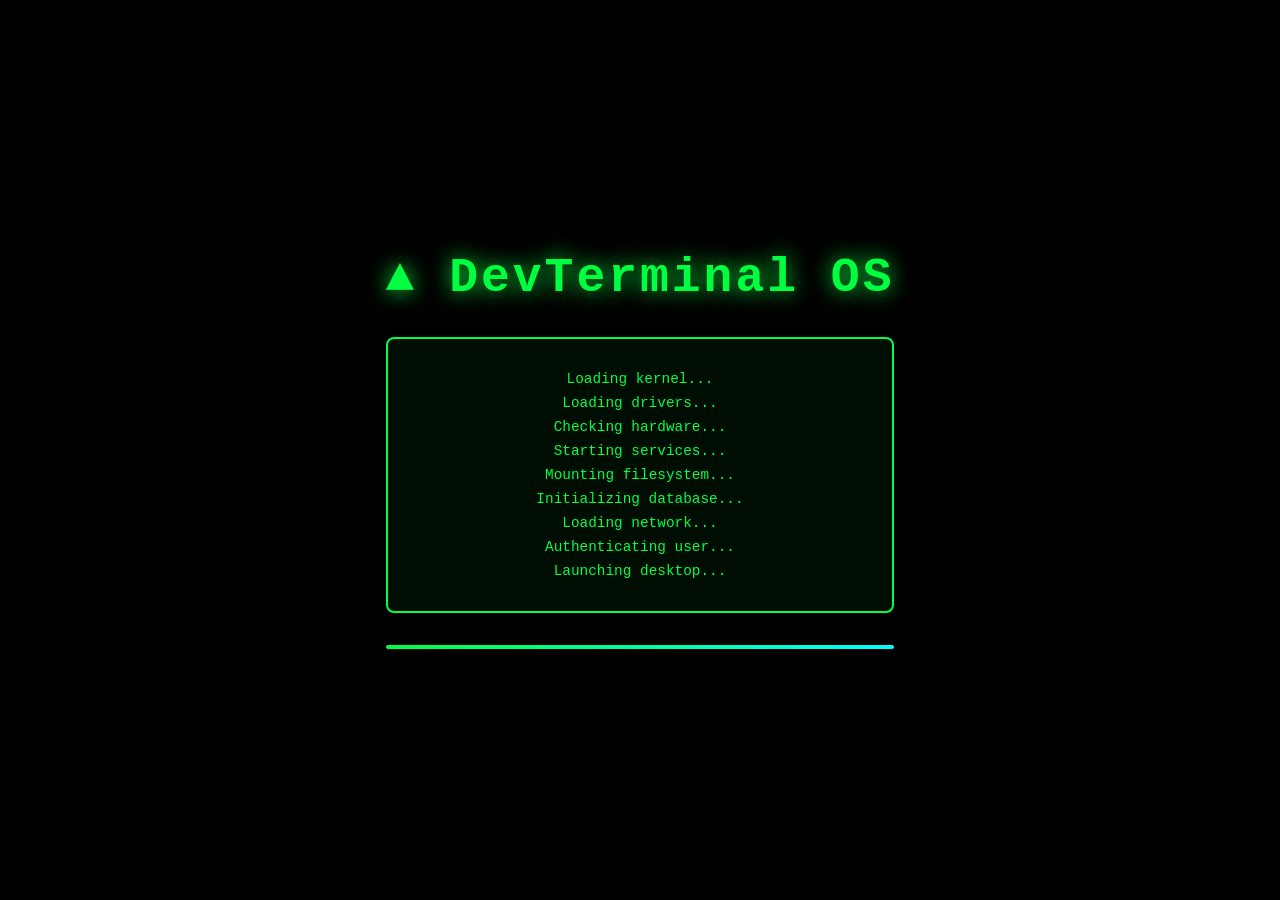
<file: frontend/index.html>
<!DOCTYPE html>
<html lang="en">
<head>
    <meta charset="UTF-8">
    <meta name="viewport" content="width=device-width, initial-scale=1.0">
    <title>DevTerminal OS - Boot</title>
    <link rel="stylesheet" href="css/style.css">
    <link rel="stylesheet" href="css/animations.css">
</head>
<body class="boot-screen">
    <div class="boot-container">
        <div class="boot-content">
            <div class="boot-logo">▲ DevTerminal OS</div>
            <div class="boot-logs">
                <div class="boot-log">Loading kernel...</div>
                <div class="boot-log">Loading drivers...</div>
                <div class="boot-log">Checking hardware...</div>
                <div class="boot-log">Starting services...</div>
                <div class="boot-log">Mounting filesystem...</div>
                <div class="boot-log">Initializing database...</div>
                <div class="boot-log">Loading network...</div>
                <div class="boot-log">Authenticating user...</div>
                <div class="boot-log final">Launching desktop...</div>
            </div>
            <div class="boot-progress">
                <div class="boot-progress-bar"></div>
            </div>
        </div>
    </div>
    <script src="js/boot.js"></script>
</body>
</html>
</file>
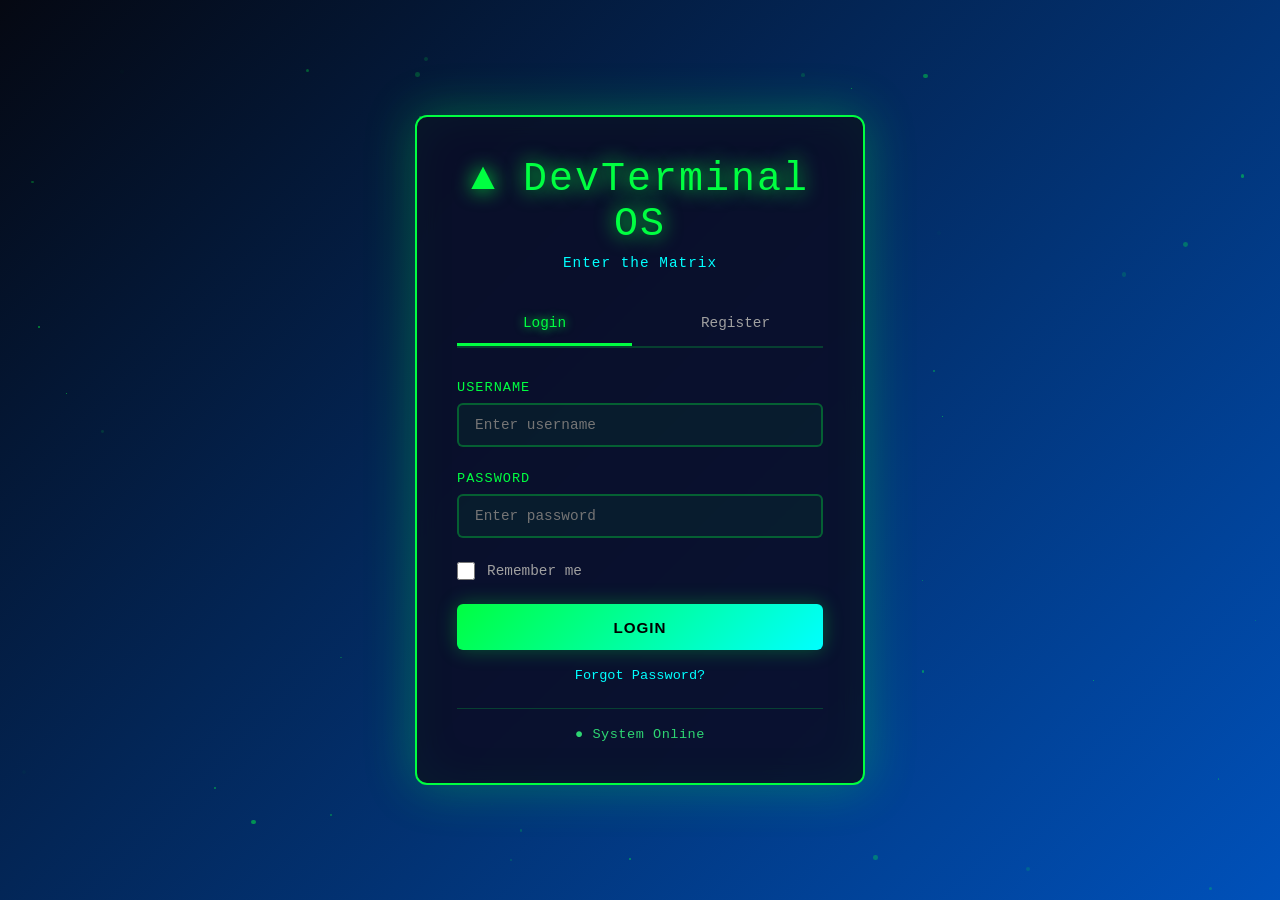
<file: frontend/dashboard.html>
<!DOCTYPE html>
<html lang="en">
<head>
    <meta charset="UTF-8">
    <meta name="viewport" content="width=device-width, initial-scale=1.0">
    <title>DevTerminal OS - Dashboard</title>
    <link rel="stylesheet" href="css/style.css">
    <link rel="stylesheet" href="css/dashboard.css">
    <link rel="stylesheet" href="css/animations.css">
</head>
<body class="dashboard-page">
    <!-- Sidebar -->
    <aside class="sidebar">
        <div class="sidebar-header">
            <div class="sidebar-logo">▲ DevTerminal</div>
            <button class="sidebar-toggle" id="sidebarToggle">☰</button>
        </div>

        <nav class="sidebar-nav">
            <a href="#" class="nav-item active" data-page="dashboard">
                <span class="nav-icon">📊</span>
                <span class="nav-label">Dashboard</span>
            </a>
            <a href="#" class="nav-item" data-page="terminal">
                <span class="nav-icon">💻</span>
                <span class="nav-label">Terminal</span>
            </a>
            <a href="#" class="nav-item" data-page="explorer">
                <span class="nav-icon">📁</span>
                <span class="nav-label">File Explorer</span>
            </a>
            <a href="#" class="nav-item" data-page="editor">
                <span class="nav-icon">✏️</span>
                <span class="nav-label">Editor</span>
            </a>
            <a href="#" class="nav-item" data-page="settings">
                <span class="nav-icon">⚙️</span>
                <span class="nav-label">Settings</span>
            </a>
        </nav>

        <div class="sidebar-footer">
            <button class="btn-logout" id="logoutBtn">Logout</button>
        </div>
    </aside>

    <!-- Main Content -->
    <main class="main-content">
        <!-- Topbar -->
        <div class="topbar">
            <div class="topbar-left">
                <h1 id="pageTitle">Dashboard</h1>
            </div>
            <div class="topbar-right">
                <div class="topbar-user">
                    <span id="username">User</span>
                    <img src="https://via.placeholder.com/40" alt="Avatar" class="avatar">
                </div>
            </div>
        </div>

        <!-- Page Container -->
        <div class="page-container">
            <!-- Dashboard Page -->
            <div class="page" id="dashboard-page" data-page="dashboard">
                <div class="dashboard-grid">
                    <div class="card cpu-card">
                        <div class="card-header">CPU Usage</div>
                        <div class="card-value" id="cpuValue">0%</div>
                        <div class="card-bar">
                            <div class="bar-fill" id="cpuBar" style="width: 0%"></div>
                        </div>
                    </div>

                    <div class="card ram-card">
                        <div class="card-header">RAM Usage</div>
                        <div class="card-value" id="ramValue">0%</div>
                        <div class="card-bar">
                            <div class="bar-fill" id="ramBar" style="width: 0%"></div>
                        </div>
                    </div>

                    <div class="card disk-card">
                        <div class="card-header">Disk Usage</div>
                        <div class="card-value" id="diskValue">0%</div>
                        <div class="card-bar">
                            <div class="bar-fill" id="diskBar" style="width: 0%"></div>
                        </div>
                    </div>

                    <div class="card network-card">
                        <div class="card-header">Network</div>
                        <div class="card-value" id="networkStatus">Connected</div>
                        <div class="card-subtext" id="networkSpeed">Speed: 0 Mbps</div>
                    </div>

                    <div class="card system-card">
                        <div class="card-header">System Info</div>
                        <div class="system-info">
                            <div class="info-row">
                                <span>Uptime:</span>
                                <span id="uptime">0h 0m</span>
                            </div>
                            <div class="info-row">
                                <span>OS:</span>
                                <span>Linux</span>
                            </div>
                            <div class="info-row">
                                <span>Kernel:</span>
                                <span>5.10.0</span>
                            </div>
                        </div>
                    </div>

                    <div class="card clock-card">
                        <div class="card-header">System Time</div>
                        <div class="card-value" id="systemTime">00:00:00</div>
                        <div class="card-date" id="systemDate">Jan 01, 2024</div>
                    </div>
                </div>
            </div>

            <!-- Terminal Page -->
            <div class="page" id="terminal-page" data-page="terminal"></div>

            <!-- File Explorer Page -->
            <div class="page" id="explorer-page" data-page="explorer"></div>

            <!-- Editor Page -->
            <div class="page" id="editor-page" data-page="editor"></div>

            <!-- Settings Page -->
            <div class="page" id="settings-page" data-page="settings"></div>
        </div>
    </main>

    <script src="js/api.js"></script>
    <script src="js/app.js"></script>
    <script src="js/dashboard.js"></script>
</body>
</html>
</file>
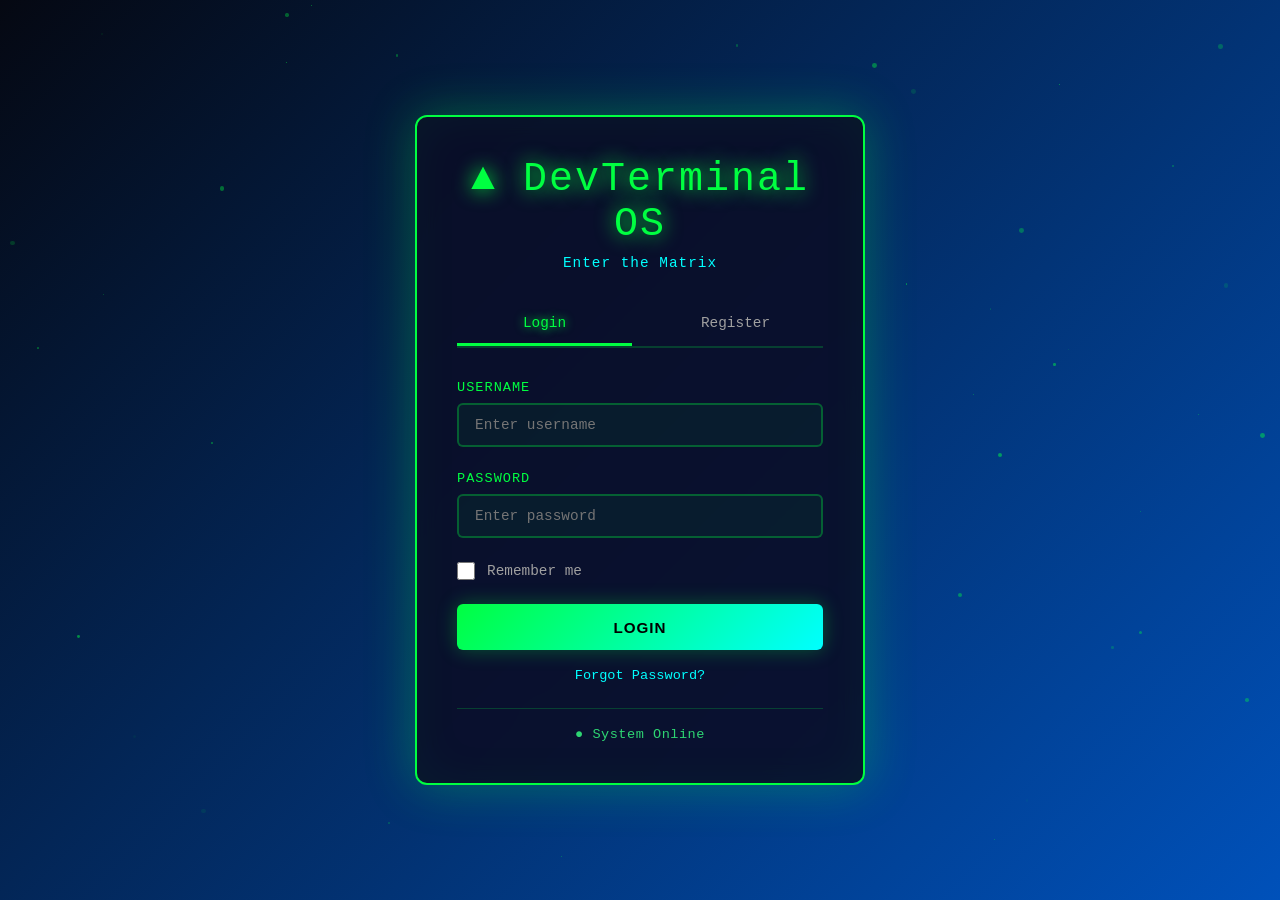
<file: frontend/login.html>
<!DOCTYPE html>
<html lang="en">
<head>
    <meta charset="UTF-8">
    <meta name="viewport" content="width=device-width, initial-scale=1.0">
    <title>DevTerminal OS - Login</title>
    <link rel="stylesheet" href="css/style.css">
    <link rel="stylesheet" href="css/animations.css">
</head>
<body class="login-page">
    <div class="particles" id="particles"></div>
    
    <div class="login-container">
        <div class="login-box">
            <div class="login-header">
                <div class="login-logo">▲ DevTerminal OS</div>
                <div class="login-subtitle">Enter the Matrix</div>
            </div>

            <div class="login-tabs">
                <button class="tab-btn active" data-tab="login">Login</button>
                <button class="tab-btn" data-tab="register">Register</button>
            </div>

            <!-- Login Form -->
            <form id="loginForm" class="auth-form active" data-form="login">
                <div class="form-group">
                    <label for="login-username">Username</label>
                    <input type="text" id="login-username" placeholder="Enter username" required>
                </div>
                <div class="form-group">
                    <label for="login-password">Password</label>
                    <input type="password" id="login-password" placeholder="Enter password" required>
                </div>
                <div class="form-checkbox">
                    <input type="checkbox" id="rememberMe">
                    <label for="rememberMe">Remember me</label>
                </div>
                <button type="submit" class="btn-login">LOGIN</button>
                <div class="form-link">
                    <a href="#">Forgot Password?</a>
                </div>
            </form>

            <!-- Register Form -->
            <form id="registerForm" class="auth-form" data-form="register">
                <div class="form-group">
                    <label for="reg-username">Username</label>
                    <input type="text" id="reg-username" placeholder="Choose username" required>
                </div>
                <div class="form-group">
                    <label for="reg-email">Email</label>
                    <input type="email" id="reg-email" placeholder="Enter email" required>
                </div>
                <div class="form-group">
                    <label for="reg-password">Password</label>
                    <input type="password" id="reg-password" placeholder="Create password" required>
                </div>
                <div class="form-group">
                    <label for="reg-confirm">Confirm Password</label>
                    <input type="password" id="reg-confirm" placeholder="Confirm password" required>
                </div>
                <button type="submit" class="btn-login">REGISTER</button>
            </form>

            <div class="login-footer">
                <span class="status-online">● System Online</span>
            </div>
        </div>
    </div>

    <script src="js/api.js"></script>
    <script src="js/login.js"></script>
</body>
</html>
</file>
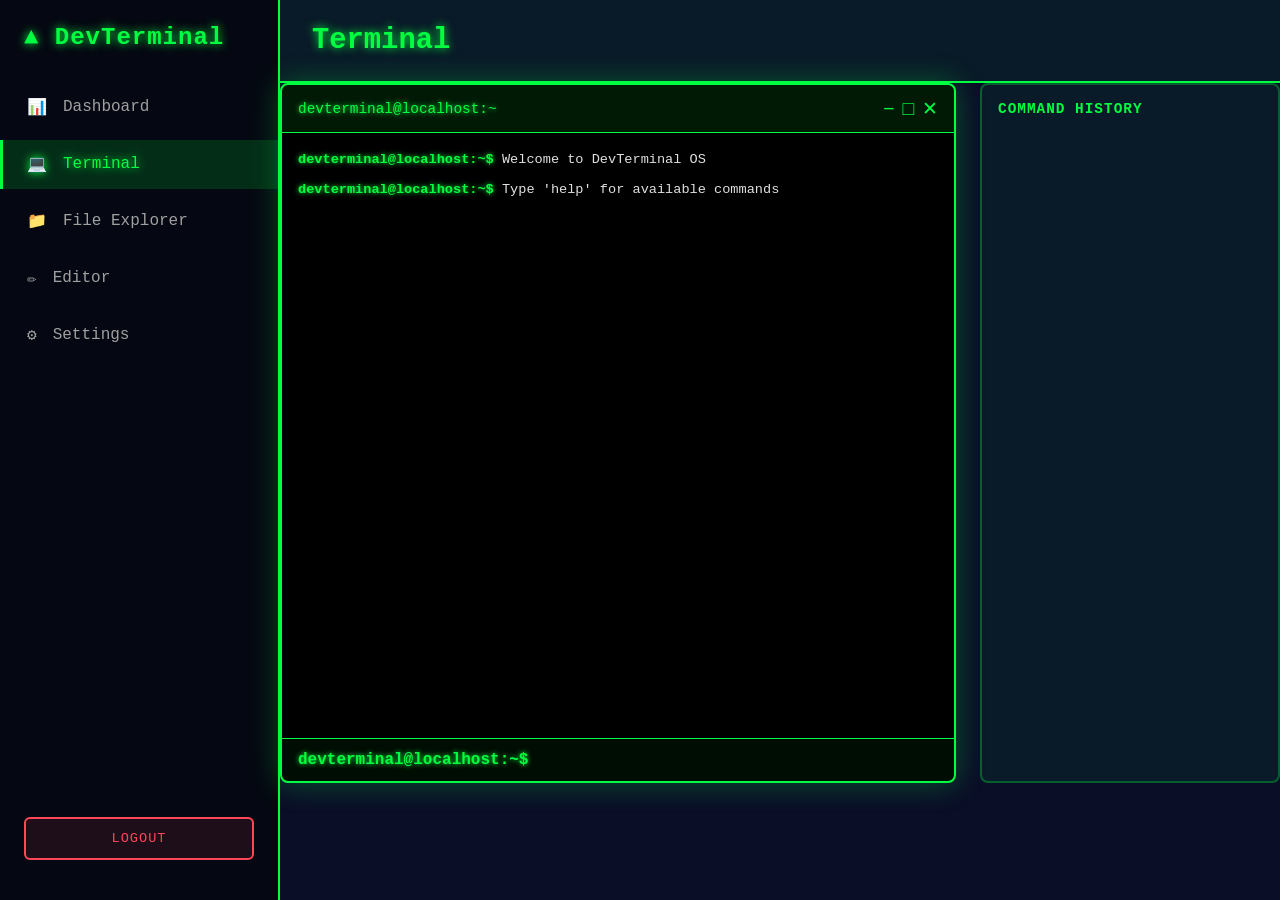
<file: frontend/terminal.html>
<!DOCTYPE html>
<html lang="en">
<head>
    <meta charset="UTF-8">
    <meta name="viewport" content="width=device-width, initial-scale=1.0">
    <title>DevTerminal OS - Terminal</title>
    <link rel="stylesheet" href="css/style.css">
    <link rel="stylesheet" href="css/terminal.css">
    <link rel="stylesheet" href="css/animations.css">
</head>
<body class="terminal-page">
    <!-- Sidebar -->
    <aside class="sidebar">
        <div class="sidebar-header">
            <div class="sidebar-logo">▲ DevTerminal</div>
            <button class="sidebar-toggle" id="sidebarToggle">☰</button>
        </div>

        <nav class="sidebar-nav">
            <a href="dashboard.html" class="nav-item" data-page="dashboard">
                <span class="nav-icon">📊</span>
                <span class="nav-label">Dashboard</span>
            </a>
            <a href="terminal.html" class="nav-item active" data-page="terminal">
                <span class="nav-icon">💻</span>
                <span class="nav-label">Terminal</span>
            </a>
            <a href="explorer.html" class="nav-item" data-page="explorer">
                <span class="nav-icon">📁</span>
                <span class="nav-label">File Explorer</span>
            </a>
            <a href="#" class="nav-item" data-page="editor">
                <span class="nav-icon">✏️</span>
                <span class="nav-label">Editor</span>
            </a>
            <a href="#" class="nav-item" data-page="settings">
                <span class="nav-icon">⚙️</span>
                <span class="nav-label">Settings</span>
            </a>
        </nav>

        <div class="sidebar-footer">
            <button class="btn-logout" id="logoutBtn">Logout</button>
        </div>
    </aside>

    <!-- Main Content -->
    <main class="main-content">
        <!-- Topbar -->
        <div class="topbar">
            <div class="topbar-left">
                <h1>Terminal</h1>
            </div>
        </div>

        <!-- Terminal Container -->
        <div class="terminal-container">
            <div class="terminal-window">
                <div class="terminal-header">
                    <span class="terminal-title">devterminal@localhost:~</span>
                    <div class="terminal-buttons">
                        <button class="btn-min">−</button>
                        <button class="btn-max">□</button>
                        <button class="btn-close">✕</button>
                    </div>
                </div>
                <div class="terminal-body" id="terminalBody">
                    <div class="terminal-line">
                        <span class="prompt">devterminal@localhost:~$ </span>
                        <span class="command">Welcome to DevTerminal OS</span>
                    </div>
                    <div class="terminal-line">
                        <span class="prompt">devterminal@localhost:~$ </span>
                        <span class="command">Type 'help' for available commands</span>
                    </div>
                </div>
                <div class="terminal-input-line">
                    <span class="prompt">devterminal@localhost:~$ </span>
                    <input type="text" id="terminalInput" class="terminal-input" placeholder="">
                </div>
            </div>

            <!-- Command History -->
            <div class="command-history">
                <h3>Command History</h3>
                <div class="history-list" id="historyList"></div>
            </div>
        </div>
    </main>

    <script src="js/api.js"></script>
    <script src="js/terminal.js"></script>
</body>
</html>
</file>
<file: frontend/css/style.css>
:root {
    --primary: #00ff41;
    --secondary: #0051ba;
    --bg-dark: #0a0e27;
    --bg-darker: #050812;
    --text-primary: #e0e0e0;
    --text-secondary: #a0a0a0;
    --accent: #00ffff;
    --danger: #ff4757;
    --success: #2ed573;
    --warning: #ffa502;
}

* {
    margin: 0;
    padding: 0;
    box-sizing: border-box;
}

html, body {
    width: 100%;
    height: 100%;
    font-family: 'Courier New', monospace;
    background: var(--bg-dark);
    color: var(--text-primary);
    overflow: hidden;
}

/* Boot Screen */
.boot-screen {
    display: flex;
    align-items: center;
    justify-content: center;
    background: #000;
}

.boot-container {
    width: 100%;
    height: 100%;
    display: flex;
    align-items: center;
    justify-content: center;
}

.boot-content {
    text-align: center;
    max-width: 600px;
}

.boot-logo {
    font-size: 3rem;
    color: var(--primary);
    margin-bottom: 2rem;
    text-shadow: 0 0 20px var(--primary);
    font-weight: bold;
    letter-spacing: 3px;
}

.boot-logs {
    background: rgba(0, 255, 65, 0.05);
    border: 2px solid var(--primary);
    border-radius: 8px;
    padding: 1.5rem;
    margin-bottom: 2rem;
    max-height: 300px;
    overflow-y: auto;
    font-size: 0.9rem;
    color: var(--primary);
}

.boot-log {
    margin: 0.5rem 0;
    opacity: 0;
    animation: slideIn 0.3s ease forwards;
}

.boot-log:nth-child(1) { animation-delay: 0.2s; }
.boot-log:nth-child(2) { animation-delay: 0.4s; }
.boot-log:nth-child(3) { animation-delay: 0.6s; }
.boot-log:nth-child(4) { animation-delay: 0.8s; }
.boot-log:nth-child(5) { animation-delay: 1s; }
.boot-log:nth-child(6) { animation-delay: 1.2s; }
.boot-log:nth-child(7) { animation-delay: 1.4s; }
.boot-log:nth-child(8) { animation-delay: 1.6s; }
.boot-log:nth-child(9) { animation-delay: 1.8s; }

.boot-progress {
    width: 100%;
    height: 4px;
    background: rgba(0, 255, 65, 0.2);
    border-radius: 2px;
    overflow: hidden;
}

.boot-progress-bar {
    height: 100%;
    background: linear-gradient(90deg, var(--primary), var(--accent));
    animation: progress 3s ease-in-out forwards;
    box-shadow: 0 0 10px var(--primary);
}

/* Login Page */
.login-page {
    display: flex;
    align-items: center;
    justify-content: center;
    background: linear-gradient(135deg, var(--bg-darker) 0%, var(--secondary) 100%);
    position: relative;
    overflow: hidden;
}

.particles {
    position: absolute;
    width: 100%;
    height: 100%;
    overflow: hidden;
}

.login-container {
    display: flex;
    align-items: center;
    justify-content: center;
    width: 100%;
    height: 100%;
    z-index: 10;
}

.login-box {
    width: 100%;
    max-width: 450px;
    background: rgba(10, 14, 39, 0.9);
    border: 2px solid var(--primary);
    border-radius: 12px;
    padding: 2.5rem;
    backdrop-filter: blur(10px);
    box-shadow: 0 0 50px rgba(0, 255, 65, 0.3), inset 0 0 50px rgba(0, 255, 65, 0.05);
    animation: scaleIn 0.5s ease;
}

.login-header {
    text-align: center;
    margin-bottom: 2rem;
}

.login-logo {
    font-size: 2.5rem;
    color: var(--primary);
    text-shadow: 0 0 20px var(--primary);
    margin-bottom: 0.5rem;
    letter-spacing: 2px;
}

.login-subtitle {
    color: var(--accent);
    font-size: 0.9rem;
    letter-spacing: 1px;
}

.login-tabs {
    display: flex;
    gap: 1rem;
    margin-bottom: 2rem;
    border-bottom: 2px solid rgba(0, 255, 65, 0.2);
}

.tab-btn {
    flex: 1;
    padding: 0.75rem;
    background: transparent;
    border: none;
    color: var(--text-secondary);
    cursor: pointer;
    font-family: 'Courier New', monospace;
    font-size: 0.9rem;
    border-bottom: 3px solid transparent;
    transition: all 0.3s ease;
}

.tab-btn.active {
    color: var(--primary);
    border-bottom-color: var(--primary);
    text-shadow: 0 0 10px var(--primary);
}

.auth-form {
    display: none;
}

.auth-form.active {
    display: block;
    animation: fadeIn 0.3s ease;
}

.form-group {
    margin-bottom: 1.5rem;
}

.form-group label {
    display: block;
    margin-bottom: 0.5rem;
    color: var(--primary);
    font-size: 0.85rem;
    text-transform: uppercase;
    letter-spacing: 1px;
}

.form-group input {
    width: 100%;
    padding: 0.75rem 1rem;
    background: rgba(0, 255, 65, 0.05);
    border: 2px solid rgba(0, 255, 65, 0.3);
    border-radius: 6px;
    color: var(--text-primary);
    font-family: 'Courier New', monospace;
    font-size: 0.9rem;
    transition: all 0.3s ease;
}

.form-group input:focus {
    outline: none;
    border-color: var(--primary);
    background: rgba(0, 255, 65, 0.1);
    box-shadow: 0 0 10px rgba(0, 255, 65, 0.3);
}

.form-checkbox {
    display: flex;
    align-items: center;
    margin-bottom: 1.5rem;
}

.form-checkbox input {
    width: 18px;
    height: 18px;
    margin-right: 0.75rem;
    cursor: pointer;
}

.form-checkbox label {
    margin: 0;
    cursor: pointer;
    color: var(--text-secondary);
    font-size: 0.9rem;
}

.btn-login {
    width: 100%;
    padding: 0.9rem;
    background: linear-gradient(135deg, var(--primary), var(--accent));
    border: none;
    border-radius: 6px;
    color: #000;
    font-weight: bold;
    font-size: 0.95rem;
    cursor: pointer;
    text-transform: uppercase;
    letter-spacing: 1px;
    transition: all 0.3s ease;
    box-shadow: 0 0 20px rgba(0, 255, 65, 0.3);
}

.btn-login:hover {
    transform: translateY(-2px);
    box-shadow: 0 0 30px rgba(0, 255, 65, 0.5);
}

.btn-login:active {
    transform: translateY(0);
}

.form-link {
    text-align: center;
    margin-top: 1rem;
}

.form-link a {
    color: var(--accent);
    text-decoration: none;
    font-size: 0.85rem;
    transition: all 0.3s ease;
}

.form-link a:hover {
    color: var(--primary);
    text-shadow: 0 0 10px var(--primary);
}

.login-footer {
    text-align: center;
    margin-top: 1.5rem;
    border-top: 1px solid rgba(0, 255, 65, 0.2);
    padding-top: 1rem;
}

.status-online {
    color: var(--success);
    font-size: 0.85rem;
    letter-spacing: 0.5px;
}

/* Dashboard Layout */
.dashboard-page,
.terminal-page,
.explorer-page {
    display: flex;
    height: 100vh;
}

.sidebar {
    width: 280px;
    background: var(--bg-darker);
    border-right: 2px solid var(--primary);
    display: flex;
    flex-direction: column;
    padding: 1.5rem 0;
    overflow-y: auto;
}

.sidebar-header {
    display: flex;
    align-items: center;
    justify-content: space-between;
    padding: 0 1.5rem;
    margin-bottom: 2rem;
}

.sidebar-logo {
    font-size: 1.5rem;
    color: var(--primary);
    text-shadow: 0 0 10px var(--primary);
    letter-spacing: 1px;
    font-weight: bold;
}

.sidebar-toggle {
    display: none;
    background: none;
    border: none;
    color: var(--primary);
    font-size: 1.5rem;
    cursor: pointer;
}

.sidebar-nav {
    flex: 1;
    display: flex;
    flex-direction: column;
    gap: 0.5rem;
}

.nav-item {
    display: flex;
    align-items: center;
    gap: 1rem;
    padding: 0.9rem 1.5rem;
    color: var(--text-secondary);
    text-decoration: none;
    transition: all 0.3s ease;
    border-left: 3px solid transparent;
}

.nav-item:hover {
    background: rgba(0, 255, 65, 0.1);
    border-left-color: var(--primary);
    color: var(--primary);
}

.nav-item.active {
    background: rgba(0, 255, 65, 0.15);
    border-left-color: var(--primary);
    color: var(--primary);
    text-shadow: 0 0 10px var(--primary);
}

.sidebar-shortcuts {
    padding: 1rem 1.5rem;
    border-top: 1px solid rgba(0, 255, 65, 0.2);
    border-bottom: 1px solid rgba(0, 255, 65, 0.2);
}

.shortcuts-title {
    color: var(--text-secondary);
    font-size: 0.75rem;
    text-transform: uppercase;
    letter-spacing: 1px;
    margin-bottom: 0.75rem;
}

.shortcut {
    display: block;
    padding: 0.5rem 0;
    color: var(--accent);
    text-decoration: none;
    font-size: 0.85rem;
    transition: all 0.3s ease;
}

.shortcut:hover {
    color: var(--primary);
    padding-left: 0.5rem;
}

.sidebar-footer {
    padding: 1rem 1.5rem;
}

.btn-logout {
    width: 100%;
    padding: 0.75rem;
    background: rgba(255, 71, 87, 0.1);
    border: 2px solid var(--danger);
    border-radius: 6px;
    color: var(--danger);
    cursor: pointer;
    font-family: 'Courier New', monospace;
    font-size: 0.85rem;
    text-transform: uppercase;
    letter-spacing: 1px;
    transition: all 0.3s ease;
}

.btn-logout:hover {
    background: var(--danger);
    color: #fff;
}

.main-content {
    flex: 1;
    display: flex;
    flex-direction: column;
    background: var(--bg-dark);
}

.topbar {
    display: flex;
    align-items: center;
    justify-content: space-between;
    padding: 1.5rem 2rem;
    background: rgba(0, 255, 65, 0.05);
    border-bottom: 2px solid var(--primary);
}

.topbar-left h1 {
    font-size: 1.8rem;
    color: var(--primary);
    text-shadow: 0 0 10px var(--primary);
    margin: 0;
}

.topbar-right {
    display: flex;
    align-items: center;
    gap: 1.5rem;
}

.topbar-user {
    display: flex;
    align-items: center;
    gap: 0.75rem;
    color: var(--text-primary);
}

.avatar {
    width: 40px;
    height: 40px;
    border-radius: 50%;
    border: 2px solid var(--primary);
}

.page-container {
    flex: 1;
    overflow-y: auto;
    padding: 2rem;
}

.page {
    display: none;
}

.page.active {
    display: block;
    animation: fadeIn 0.3s ease;
}

/* Responsive */
@media (max-width: 768px) {
    .sidebar {
        position: absolute;
        left: 0;
        top: 0;
        height: 100vh;
        z-index: 1000;
        transform: translateX(-100%);
        transition: transform 0.3s ease;
    }

    .sidebar.active {
        transform: translateX(0);
    }

    .sidebar-toggle {
        display: block;
    }

    .main-content {
        width: 100%;
    }
}
</file>
<file: frontend/css/animations.css>
@keyframes slideIn {
    from {
        opacity: 0;
        transform: translateX(-20px);
    }
    to {
        opacity: 1;
        transform: translateX(0);
    }
}

@keyframes slideUp {
    from {
        opacity: 0;
        transform: translateY(20px);
    }
    to {
        opacity: 1;
        transform: translateY(0);
    }
}

@keyframes fadeIn {
    from {
        opacity: 0;
    }
    to {
        opacity: 1;
    }
}

@keyframes scaleIn {
    from {
        opacity: 0;
        transform: scale(0.95);
    }
    to {
        opacity: 1;
        transform: scale(1);
    }
}

@keyframes progress {
    from {
        width: 0;
    }
    to {
        width: 100%;
    }
}

@keyframes glow {
    0%, 100% {
        text-shadow: 0 0 10px currentColor;
    }
    50% {
        text-shadow: 0 0 20px currentColor, 0 0 30px currentColor;
    }
}

@keyframes float {
    0%, 100% {
        transform: translateY(0px);
    }
    50% {
        transform: translateY(-10px);
    }
}

@keyframes pulse {
    0%, 100% {
        opacity: 1;
    }
    50% {
        opacity: 0.7;
    }
}

@keyframes blink {
    0%, 49% {
        opacity: 1;
    }
    50%, 100% {
        opacity: 0;
    }
}

@keyframes shimmer {
    0% {
        background-position: -1000px 0;
    }
    100% {
        background-position: 1000px 0;
    }
}

.glow {
    animation: glow 2s ease-in-out infinite;
}

.float {
    animation: float 3s ease-in-out infinite;
}

.pulse {
    animation: pulse 2s ease-in-out infinite;
}
</file>
<file: frontend/css/dashboard.css>
.dashboard-grid {
    display: grid;
    grid-template-columns: repeat(auto-fit, minmax(250px, 1fr));
    gap: 1.5rem;
    margin-top: 1rem;
}

.card {
    background: rgba(0, 255, 65, 0.05);
    border: 2px solid rgba(0, 255, 65, 0.3);
    border-radius: 8px;
    padding: 1.5rem;
    transition: all 0.3s ease;
}

.card:hover {
    background: rgba(0, 255, 65, 0.1);
    border-color: var(--primary);
    box-shadow: 0 0 20px rgba(0, 255, 65, 0.3), inset 0 0 20px rgba(0, 255, 65, 0.05);
    transform: translateY(-2px);
}

.card-header {
    color: var(--primary);
    font-size: 0.9rem;
    text-transform: uppercase;
    letter-spacing: 1px;
    margin-bottom: 1rem;
    text-shadow: 0 0 10px var(--primary);
}

.card-value {
    font-size: 2.5rem;
    color: var(--accent);
    font-weight: bold;
    margin-bottom: 1rem;
}

.card-bar {
    width: 100%;
    height: 6px;
    background: rgba(0, 255, 65, 0.1);
    border-radius: 3px;
    overflow: hidden;
    margin-bottom: 1rem;
}

.bar-fill {
    height: 100%;
    background: linear-gradient(90deg, var(--primary), var(--accent));
    border-radius: 3px;
    transition: width 0.3s ease;
}

.card-subtext {
    color: var(--text-secondary);
    font-size: 0.85rem;
}

.card-date {
    color: var(--text-secondary);
    font-size: 0.85rem;
    margin-top: 0.5rem;
}

.system-info {
    display: flex;
    flex-direction: column;
    gap: 0.5rem;
}

.info-row {
    display: flex;
    justify-content: space-between;
    font-size: 0.85rem;
    color: var(--text-secondary);
}

.info-row span:first-child {
    color: var(--primary);
}

.cpu-card {
    border-color: rgba(255, 165, 2, 0.3);
}

.cpu-card .card-header,
.cpu-card .bar-fill {
    color: var(--warning);
    background-color: var(--warning);
}

.ram-card {
    border-color: rgba(0, 150, 255, 0.3);
}

.ram-card .card-header,
.ram-card .bar-fill {
    color: #0096ff;
    background-color: #0096ff;
}

.disk-card {
    border-color: rgba(46, 213, 115, 0.3);
}

.disk-card .card-header,
.disk-card .bar-fill {
    color: var(--success);
    background-color: var(--success);
}

.network-card {
    border-color: rgba(0, 255, 255, 0.3);
}

.network-card .card-value {
    color: var(--accent);
}

.system-card {
    border-color: rgba(0, 255, 65, 0.3);
}

.clock-card {
    border-color: rgba(0, 255, 65, 0.3);
}
</file>
<file: frontend/css/terminal.css>
.terminal-container {
    display: grid;
    grid-template-columns: 1fr 300px;
    gap: 1.5rem;
    height: calc(100vh - 200px);
}

.terminal-window {
    background: #000;
    border: 2px solid var(--primary);
    border-radius: 8px;
    display: flex;
    flex-direction: column;
    overflow: hidden;
    box-shadow: 0 0 30px rgba(0, 255, 65, 0.3);
}

.terminal-header {
    display: flex;
    align-items: center;
    justify-content: space-between;
    background: rgba(0, 255, 65, 0.1);
    padding: 0.75rem 1rem;
    border-bottom: 1px solid var(--primary);
}

.terminal-title {
    color: var(--primary);
    font-size: 0.9rem;
    text-shadow: 0 0 5px var(--primary);
}

.terminal-buttons {
    display: flex;
    gap: 0.5rem;
}

.terminal-buttons button {
    background: transparent;
    border: none;
    color: var(--primary);
    cursor: pointer;
    font-size: 1.2rem;
    transition: all 0.3s ease;
}

.terminal-buttons button:hover {
    color: var(--accent);
    text-shadow: 0 0 10px var(--accent);
}

.terminal-body {
    flex: 1;
    padding: 1rem;
    overflow-y: auto;
    font-size: 0.85rem;
    line-height: 1.6;
}

.terminal-line {
    margin-bottom: 0.5rem;
    word-break: break-all;
}

.prompt {
    color: var(--primary);
    text-shadow: 0 0 5px var(--primary);
    font-weight: bold;
}

.command {
    color: var(--text-primary);
}

.output {
    color: var(--text-secondary);
}

.error {
    color: var(--danger);
}

.success {
    color: var(--success);
}

.terminal-input-line {
    display: flex;
    align-items: center;
    padding: 0.75rem 1rem;
    background: rgba(0, 255, 65, 0.05);
    border-top: 1px solid var(--primary);
}

.terminal-input {
    flex: 1;
    background: transparent;
    border: none;
    color: var(--text-primary);
    font-family: 'Courier New', monospace;
    font-size: 0.9rem;
    outline: none;
}

.terminal-input::placeholder {
    color: rgba(0, 255, 65, 0.3);
}

.command-history {
    background: rgba(0, 255, 65, 0.05);
    border: 2px solid rgba(0, 255, 65, 0.3);
    border-radius: 8px;
    padding: 1rem;
    max-height: 100%;
    overflow-y: auto;
}

.command-history h3 {
    color: var(--primary);
    font-size: 0.9rem;
    margin-bottom: 1rem;
    text-transform: uppercase;
    letter-spacing: 1px;
}

.history-list {
    display: flex;
    flex-direction: column;
    gap: 0.5rem;
}

.history-item {
    padding: 0.5rem;
    background: rgba(0, 255, 65, 0.1);
    border-left: 3px solid var(--primary);
    border-radius: 4px;
    color: var(--text-secondary);
    font-size: 0.75rem;
    cursor: pointer;
    transition: all 0.3s ease;
}

.history-item:hover {
    background: rgba(0, 255, 65, 0.15);
    color: var(--primary);
    padding-left: 0.75rem;
}

@media (max-width: 768px) {
    .terminal-container {
        grid-template-columns: 1fr;
        height: auto;
    }

    .command-history {
        display: none;
    }
}
</file>
